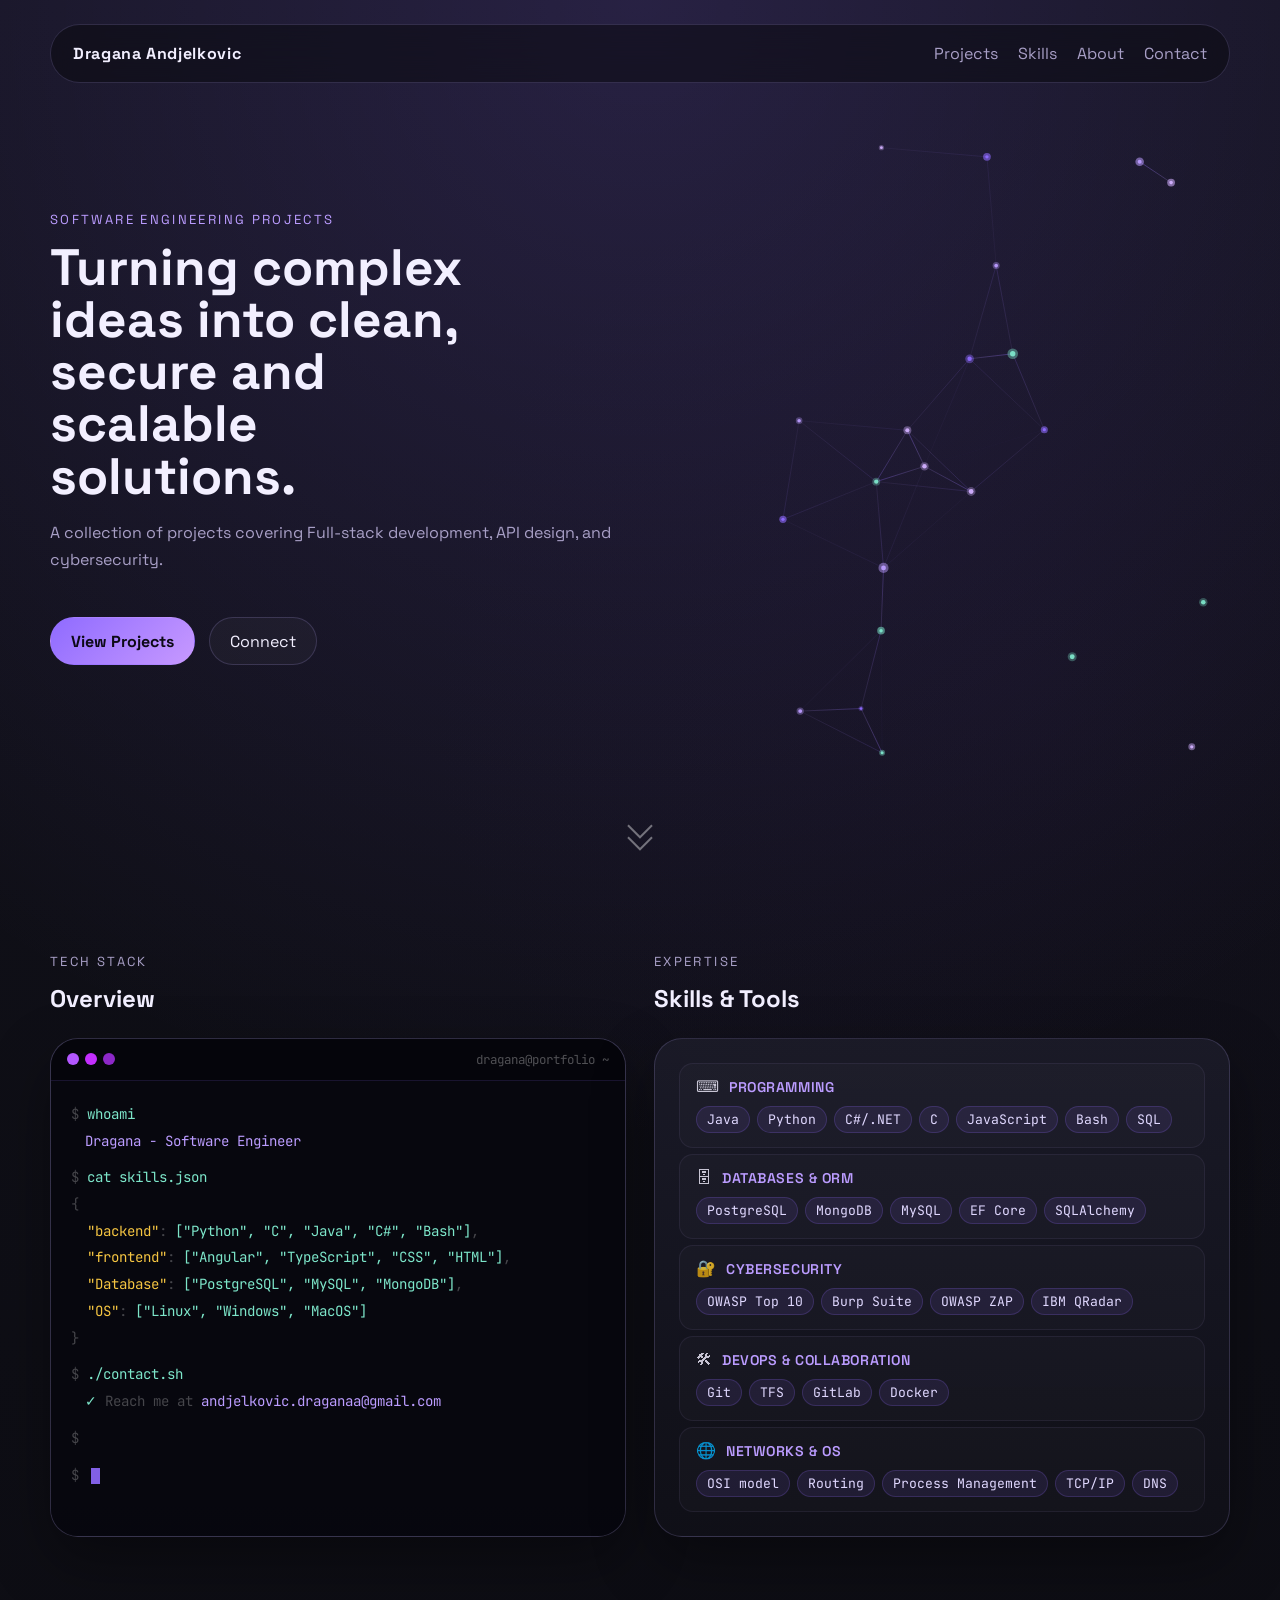
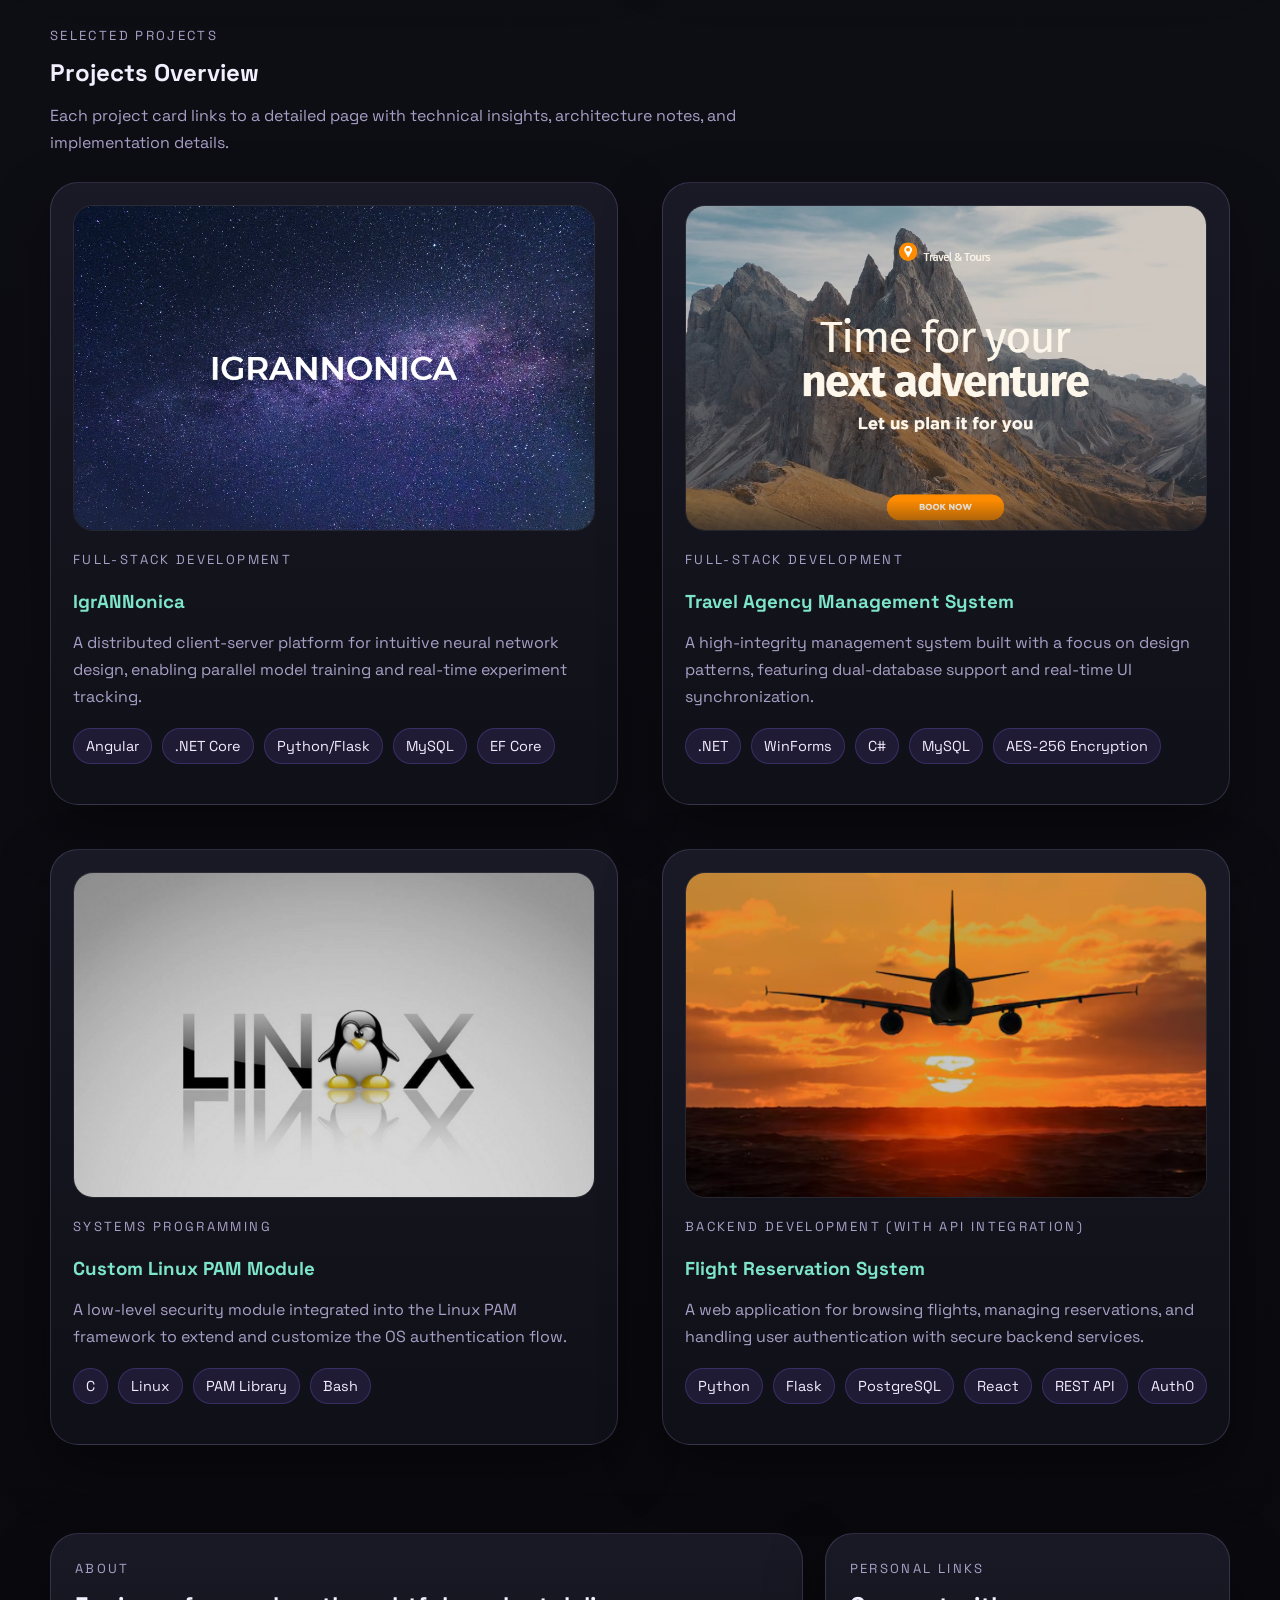
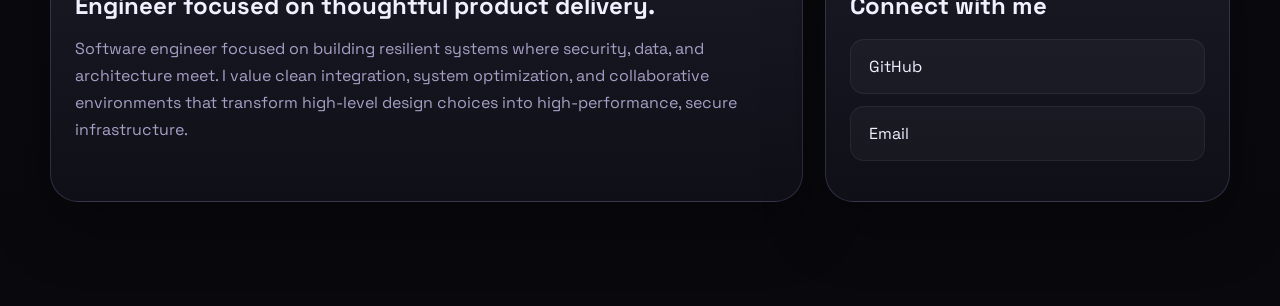
<file: index.html>
<!DOCTYPE html>
<html lang="en">
<head>
  <meta charset="UTF-8">
  <meta name="viewport" content="width=device-width, initial-scale=1.0">
  <title>Dragana's Projects</title>
  <meta
    name="description"
    content="A software engineering portfolio with project overviews, detailed case studies, and personal links."
  >
  <link rel="preconnect" href="https://fonts.googleapis.com">
  <link rel="preconnect" href="https://fonts.gstatic.com" crossorigin>
  <link
    href="https://fonts.googleapis.com/css2?family=Space+Grotesk:wght@400;500;700&family=JetBrains+Mono:wght@400;600&display=swap"
    rel="stylesheet"
  >
  <link rel="stylesheet" href="styles.css">
</head>
<body>
  <div class="page-shell">
    <header class="topbar">
      <a class="brand" href="index.html">Dragana Andjelkovic</a>
      <div class="logo-initials"></div>
      <nav class="topnav">
        <a href="#projects">Projects</a>
        <a href="#skillsdiv">Skills</a>
        <a href="#aboutdiv">About</a>
        <a href="#aboutdiv">Contact</a>
      </nav>
    </header>

    <main>
      <section class="hero">
        <div class="hero-copy">
          <p class="eyebrow">Software Engineering Projects</p>
          <h1>Turning complex ideas into clean, secure and scalable solutions.</h1>
          <p class="hero-text">
             A collection of projects covering Full-stack development, API design,
  and cybersecurity.
          </p>
          <div class="hero-actions">
            <a class="button button-primary" href="#projects">View Projects</a>
            <a class="button button-secondary" href="#about">Connect</a>
          </div>
          <ul class="hero-stats">
            <li>
              <span class="stat-value">4</span>
              <span class="stat-label">Current projects</span>
            </li>
            <li>
              <span class="stat-value">Static</span>
              <span class="stat-label">No database needed</span>
            </li>
            <li>
              <span class="stat-value">Scalable</span>
              <span class="stat-label">Work</span>
            </li>
          </ul>
          
        </div>

        <div class="hero-visual">
          <canvas id="nnCanvas"></canvas>
        </div>

        <div class="scroll-hint" onclick="document.getElementById('skillsdiv').scrollIntoView({behavior:'smooth'})" id="skillsdiv">
          <span></span>
          <span></span>
        </div>
      </section>

      <section class="section section-terminal" id="terminal">
        <div class="terminal-layout">
          <!-- left panel-->
          <div class="terminal-col">
            <div class="section-heading">
              <p class="eyebrow">Tech Stack</p>
              <h2>Overview</h2>
            </div>
            <div class="panel terminal-window-full">
              <div class="terminal-topbar">
                <span class="term-dot dot-red"></span>
                <span class="term-dot dot-yellow"></span>
                <span class="term-dot dot-green"></span>
                <span class="terminal-title">dragana@portfolio ~ </span>
              </div>
              <div class="terminal-body">
                <div class="term-line">
                  <span class="term-muted">$</span>
                  <span class="term-cmd"> whoami</span>
                </div>
                <div class="term-line term-output term-purple">Dragana - Software Engineer</div>

                <div class="term-line term-gap">
                  <span class="term-muted">$</span>
                  <span class="term-cmd"> cat skills.json</span>
                </div>
                <div class="term-line term-muted">{</div>
                <div class="term-line">
                  &nbsp;&nbsp;<span class="term-amber">"backend"</span><span class="term-muted">:</span>
                  <span class="term-green"> ["Python", "C", "Java", "C#", "Bash"]</span><span class="term-muted">,</span>
                </div>
                <div class="term-line">
                  &nbsp;&nbsp;<span class="term-amber">"frontend"</span><span class="term-muted">:</span>
                  <span class="term-green"> ["Angular", "TypeScript", "CSS", "HTML"]</span><span class="term-muted">,</span>
                </div>
                
                <div class="term-line">
                  &nbsp;&nbsp;<span class="term-amber">"Database"</span><span class="term-muted">:</span>
                  <span class="term-green"> ["PostgreSQL", "MySQL", "MongoDB"]</span><span class="term-muted">,</span>
                </div>
                 <div class="term-line">
                  &nbsp;&nbsp;<span class="term-amber">"OS"</span><span class="term-muted">:</span>
                  <span class="term-green"> ["Linux", "Windows", "MacOS"]</span><span class="term-muted"></span>
                </div>
                <div class="term-line term-muted">}</div>

                <div class="term-line term-gap">
                  <span class="term-muted">$</span>
                  <span class="term-cmd"> ./contact.sh</span>
                </div>
                <div class="term-line term-output">
                  <span class="term-green">✓</span>
                  <span class="term-muted"> Reach me at </span>
                  <span class="term-purple">andjelkovic.draganaa@gmail.com</span>
                </div>

                <div class="term-line term-gap">
                  <span class="term-muted">$</span>
                  <span class="term-cmd"></span>
                </div>
                <div class="term-line term-gap">
                  <span class="term-muted">$</span>
                  <span class="term-cursor"></span>
                </div>
              </div>
            </div>
          </div>

          <!--2.Skills panel-->
          <div class="skills-col" >
            <div class="section-heading">
              <p class="eyebrow">Expertise</p>
              <h2>Skills &amp; Tools</h2>
            </div>
            <div class="panel skills-panel">
              <div class="skill-category" data-skill>
                <div class="skill-category-header">
                  <span class="skill-icon">⌨</span>
                  <h3 class="skill-category-title">Programming</h3>
                </div>
                <ul class="skill-tags">
                  <li>Java</li>
                  <li>Python</li>
                  <li>C#/.NET</li>
                  <li>C</li>
                  <li>JavaScript</li>
                  <li>Bash</li>
                  <li>SQL</li>
                </ul>
              </div>

              <div class="skill-category" data-skill>
                <div class="skill-category-header">
                  <span class="skill-icon">🗄</span>
                  <h3 class="skill-category-title">Databases &amp; ORM</h3>
                </div>
                <ul class="skill-tags">
                  <li>PostgreSQL</li>
                  <li>MongoDB</li>
                  <li>MySQL</li>
                  <li>EF Core</li>
                  <li>SQLAlchemy</li>
                </ul>
              </div>

              <div class="skill-category" data-skill>
                <div class="skill-category-header">
                  <span class="skill-icon">🔐</span>
                  <h3 class="skill-category-title">Cybersecurity</h3>
                </div>
                <ul class="skill-tags">
                  <li>OWASP Top 10</li>
                  <li>Burp Suite</li>
                  <li>OWASP ZAP</li>
                  <li>IBM QRadar</li>
                </ul>
              </div>

              <div class="skill-category" data-skill>
                <div class="skill-category-header">
                  <span class="skill-icon">🛠</span>
                  <h3 class="skill-category-title">DevOps &amp; Collaboration</h3>
                </div>
                <ul class="skill-tags">
                  <li>Git</li>
                  <li>TFS</li>
                  <li>GitLab</li>
                  <li>Docker</li>
                </ul>
              </div>

              <div class="skill-category" data-skill>
                <div class="skill-category-header">
                  <span class="skill-icon">🌐</span>
                  <h3 class="skill-category-title">Networks &amp; OS</h3>
                </div>
                <ul class="skill-tags">
                  <li>OSI model</li>
                  <li>Routing</li>
                  <li>Process Management</li>
                  <li>TCP/IP</li>
                  <li>DNS</li>
                </ul>
              </div>
            </div>
          </div>
        </div>
      </section>

      <section class="section" id="projects">
        <div class="section-heading">
          <p class="eyebrow">Selected Projects</p>
          <h2>Projects Overview</h2>
          <p>
            Each project card links to a detailed page with technical insights, architecture notes, and implementation details.
          </p>
        </div>
        <div class="project-grid" id="project-grid"></div>
      </section>

      <section class="section section-split" id="about">
        <div class="panel bio-card" id="aboutdiv">
          <p class="eyebrow">About</p>
          <h2>Engineer focused on thoughtful product delivery.</h2>
          <p>
            Software engineer focused on building resilient systems where security, data, and architecture meet. I value clean integration, system optimization,
            and collaborative environments that transform high-level design choices into high-performance, secure infrastructure.
          </p>
          <p>
            
          </p>
        </div>

        <div class="panel link-card">
          <p class="eyebrow">Personal Links</p>
          <h2>Connect with me</h2>
          <div class="link-list">
            <a href="https://github.com/adragana" target="_blank" rel="noreferrer">GitHub</a>
            <a href="mailto:andjelkovic.draganaa@gmail.com">Email</a>
          </div>
        </div>
      </section>
    </main>
  </div>

  <script src="data/projects.js"></script>
  <script src="scripts/main.js"></script>
  <script src="scripts/neural.js"></script>
  <script>
    const skillObserver = new IntersectionObserver((entries) => {
      entries.forEach(entry => {
        if (entry.isIntersecting) {
          const categories = entry.target.querySelectorAll('[data-skill]');
          categories.forEach((cat, i) => {
            setTimeout(() => {
              cat.classList.add('skill-visible');
            }, i * 120);
          });
          skillObserver.unobserve(entry.target);
        }
      });
    }, { threshold: 0.15 });
    const skillsPanel = document.querySelector('.skills-panel');
    if (skillsPanel) skillObserver.observe(skillsPanel);
  </script>
</body>
</html>
</file>
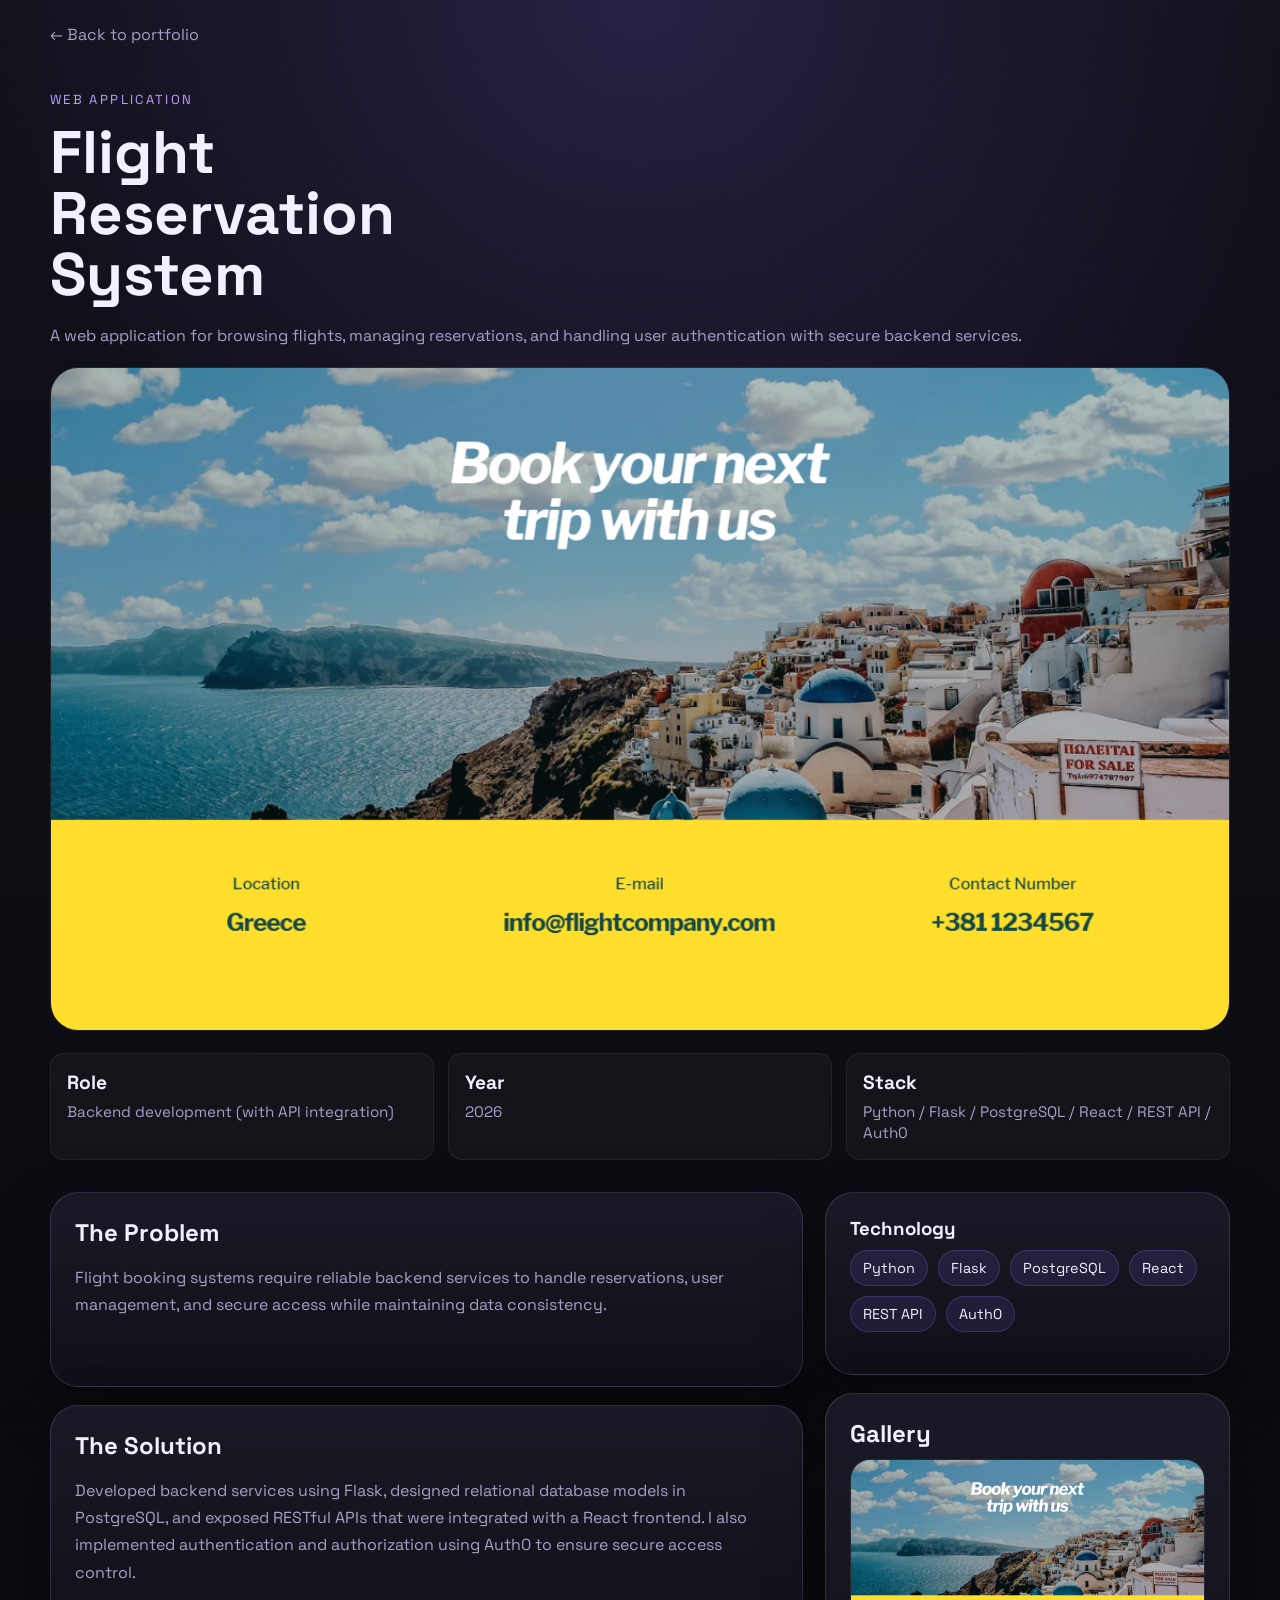
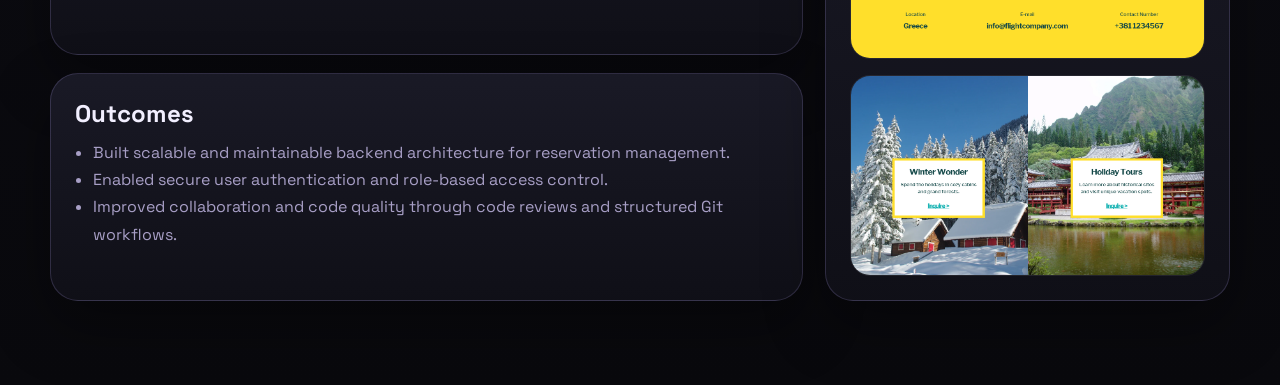
<file: projects/flight-reservation.html>
<!DOCTYPE html>
<html lang="en">
<head>
  <meta charset="UTF-8">
  <meta name="viewport" content="width=device-width, initial-scale=1.0">
  <title>Flight Reservation | Dragana Portfolio</title>
  <link rel="preconnect" href="https://fonts.googleapis.com">
  <link rel="preconnect" href="https://fonts.gstatic.com" crossorigin>
  <link
    href="https://fonts.googleapis.com/css2?family=Space+Grotesk:wght@400;500;700&family=JetBrains+Mono:wght@400;600&display=swap"
    rel="stylesheet"
  >
  <link rel="stylesheet" href="../styles.css">
</head>
<body data-project="flight-reservation">
  <div class="page-shell project-page">
    <a class="back-link" href="../index.html">← Back to portfolio</a>
    <section class="project-hero">
      <p class="eyebrow">WEB Application</p>
      <h1 id="project-title"></h1>
      <p class="project-summary" id="project-summary"></p>
      <img class="project-main-image" id="project-image" src="" alt="">
      <ul class="project-meta">
        <li><span class="meta-label">Role</span><span class="meta-value" id="project-role"></span></li>
        <li><span class="meta-label">Year</span><span class="meta-value" id="project-year"></span></li>
        <li><span class="meta-label">Stack</span><span class="meta-value" id="project-stack"></span></li>
      </ul>
    </section>
    <section class="project-layout">
      <div class="project-body">
        <article class="project-section panel">
          <h2>The Problem</h2>
          <p id="project-problem"></p>
        </article>
        <article class="project-section panel">
          <h2>The Solution</h2>
          <p id="project-solution"></p>
        </article>
        <article class="project-section panel">
          <h2>Outcomes</h2>
          <ul id="project-outcomes"></ul>
        </article>
      </div>
      <aside class="project-sidebar">
        <article class="meta-card panel">
          <h3>Technology</h3>
          <ul class="tag-list" id="project-tags"></ul>
        </article>
        <article class="gallery-card panel">
          <h2>Gallery</h2>
          <div class="gallery-grid" id="project-gallery"></div>
        </article>
      </aside>
    </section>
    <div class="footer-space"></div>
  </div>
  <script src="../data/projects.js"></script>
  <script src="../scripts/project.js"></script>
</body>
</html>
</file>
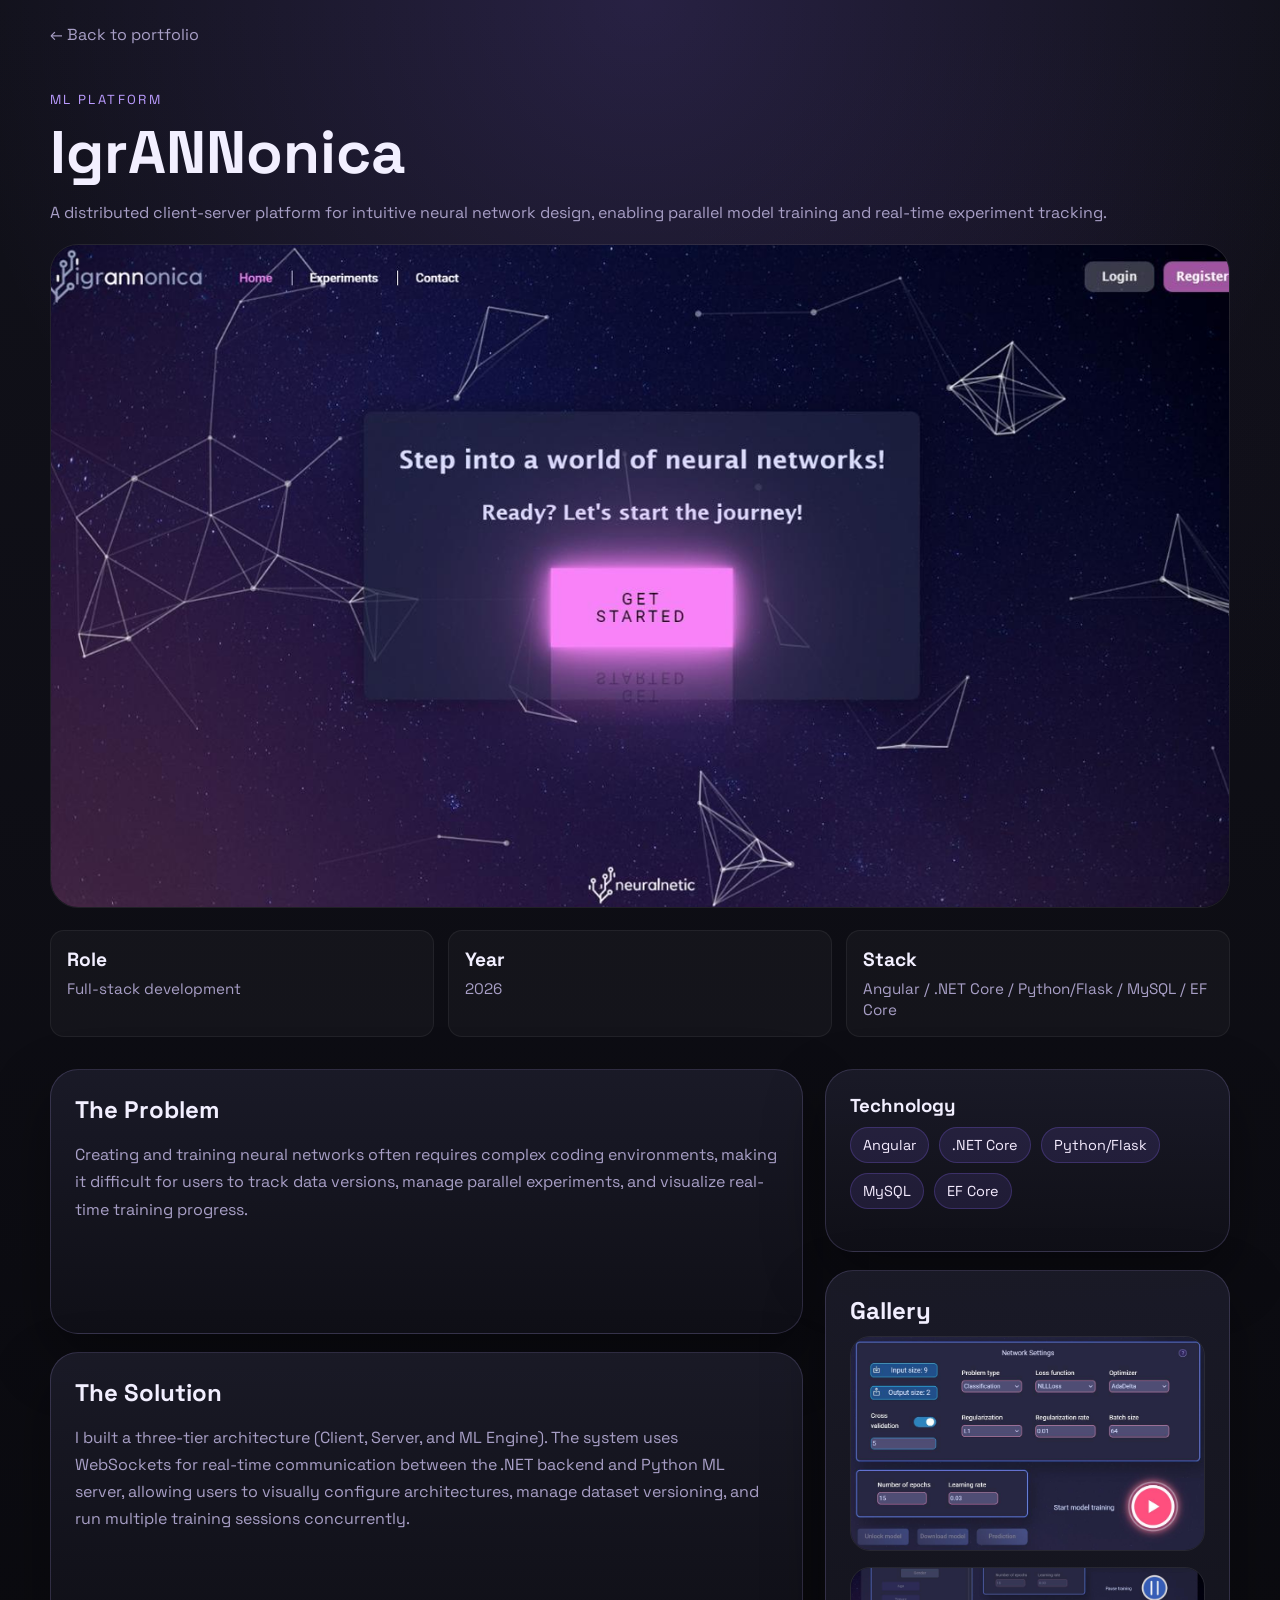
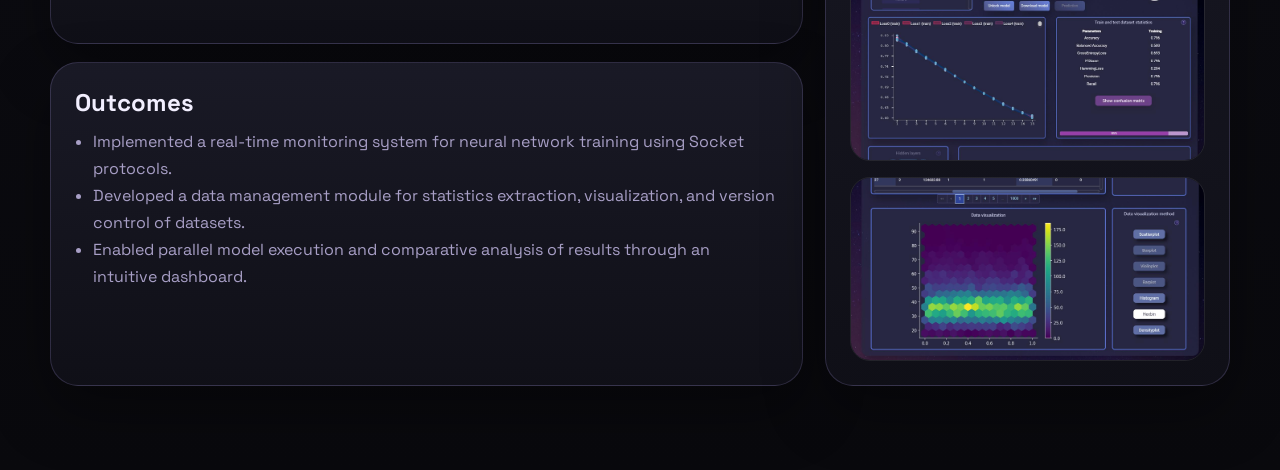
<file: projects/igrannonica.html>
<!DOCTYPE html>
<html lang="en">
<head>
  <meta charset="UTF-8">
  <meta name="viewport" content="width=device-width, initial-scale=1.0">
  <title>IgrANNonica | Dragana Portfolio</title>
  <link rel="preconnect" href="https://fonts.googleapis.com">
  <link rel="preconnect" href="https://fonts.gstatic.com" crossorigin>
  <link
    href="https://fonts.googleapis.com/css2?family=Space+Grotesk:wght@400;500;700&family=JetBrains+Mono:wght@400;600&display=swap"
    rel="stylesheet"
  >
  <link rel="stylesheet" href="../styles.css">
</head>
<body data-project="igrannonica">
  <div class="page-shell project-page">
    <a class="back-link" href="../index.html">← Back to portfolio</a>
    <section class="project-hero">
      <p class="eyebrow">ML Platform</p>
      <h1 id="project-title"></h1>
      <p class="project-summary" id="project-summary"></p>
      <img class="project-main-image" id="project-image" src="" alt="">
      <ul class="project-meta">
        <li><span class="meta-label">Role</span><span class="meta-value" id="project-role"></span></li>
        <li><span class="meta-label">Year</span><span class="meta-value" id="project-year"></span></li>
        <li><span class="meta-label">Stack</span><span class="meta-value" id="project-stack"></span></li>
      </ul>
    </section>
    <section class="project-layout">
      <div class="project-body">
        <article class="project-section panel">
          <h2>The Problem</h2>
          <p id="project-problem"></p>
        </article>
        <article class="project-section panel">
          <h2>The Solution</h2>
          <p id="project-solution"></p>
        </article>
        <article class="project-section panel">
          <h2>Outcomes</h2>
          <ul id="project-outcomes"></ul>
        </article>
      </div>
      <aside class="project-sidebar">
        <article class="meta-card panel">
          <h3>Technology</h3>
          <ul class="tag-list" id="project-tags"></ul>
        </article>
        <article class="gallery-card panel">
          <h2>Gallery</h2>
          <div class="gallery-grid" id="project-gallery"></div>
        </article>
      </aside>
    </section>
    <div class="footer-space"></div>
  </div>
  <script src="../data/projects.js"></script>
  <script src="../scripts/project.js"></script>
</body>
</html>
</file>
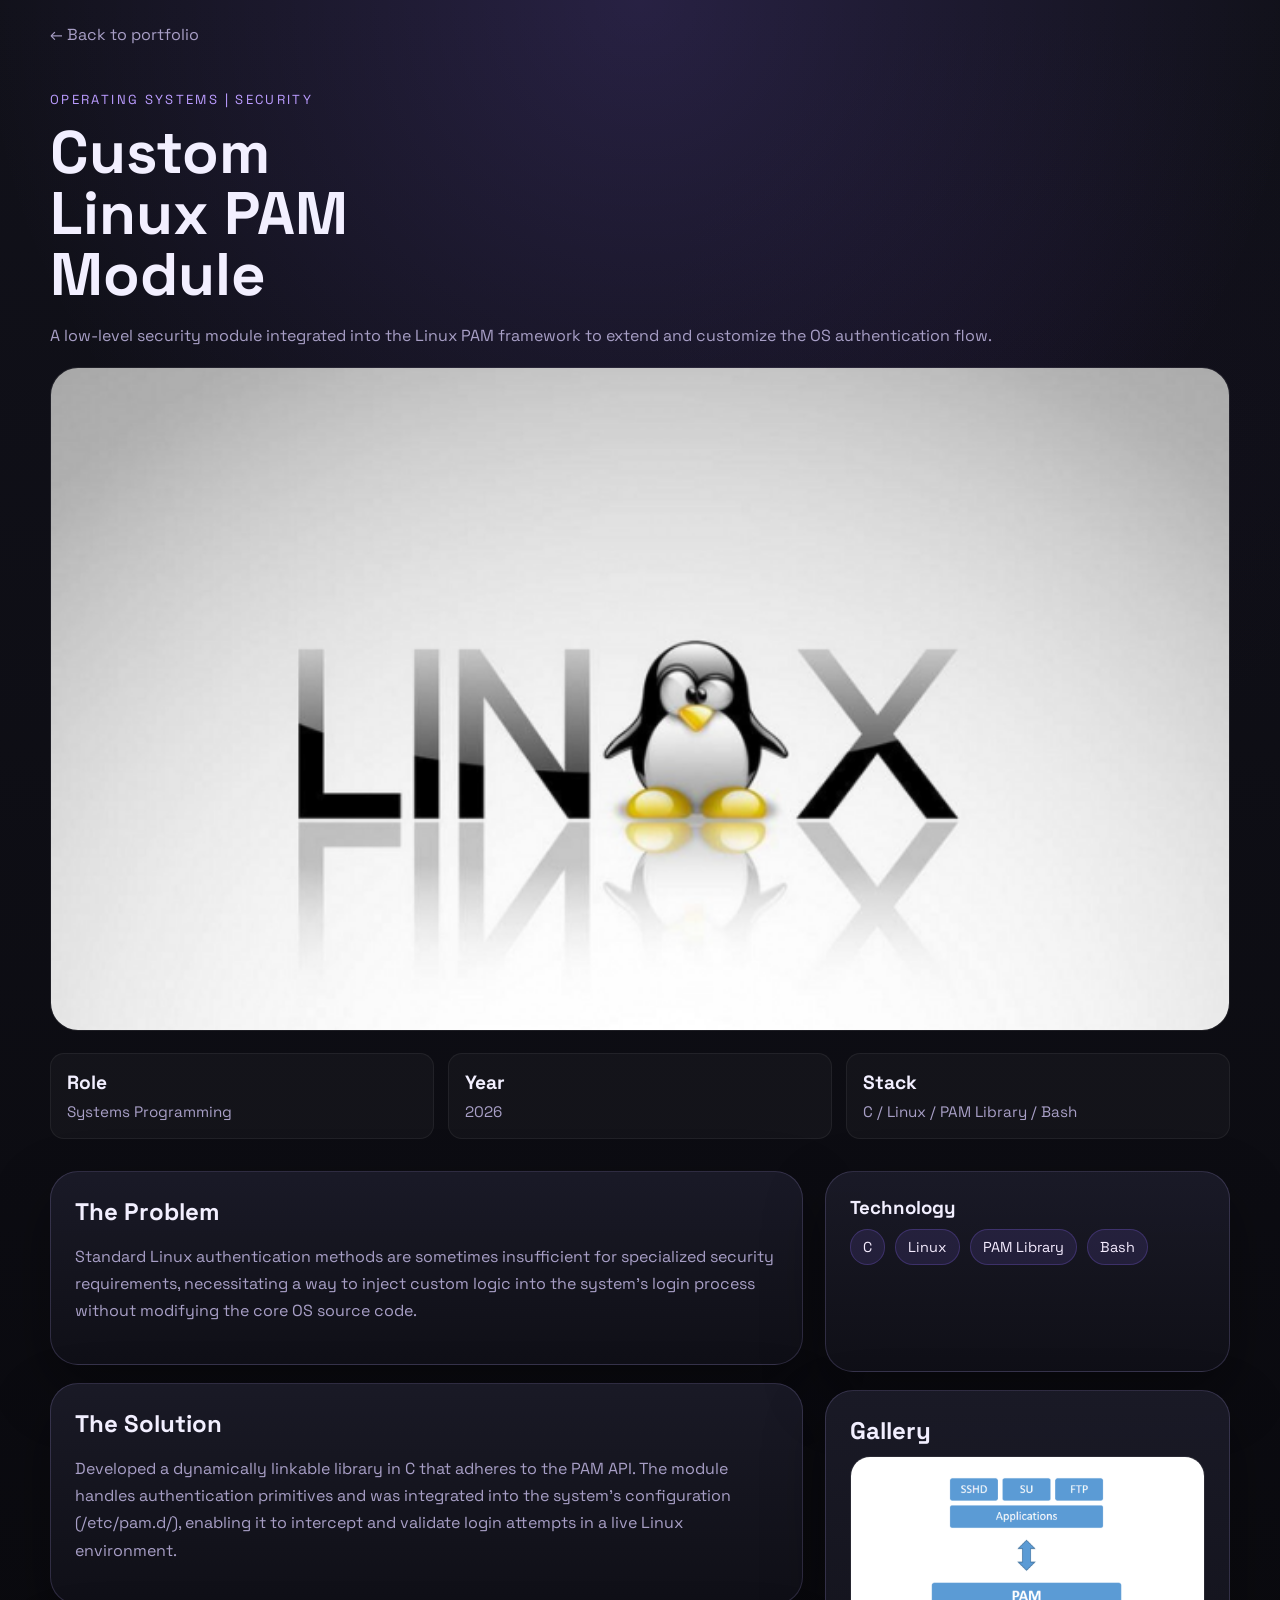
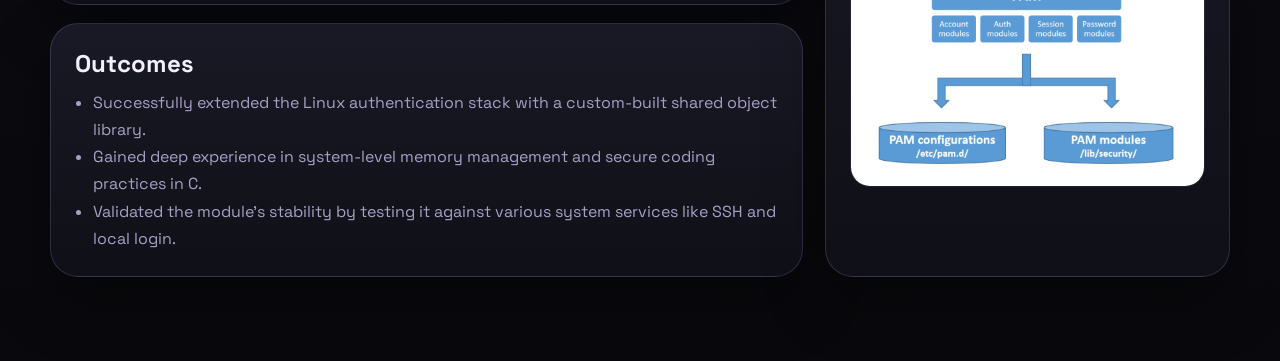
<file: projects/linux-pam.html>
<!DOCTYPE html>
<html lang="en">
<head>
  <meta charset="UTF-8">
  <meta name="viewport" content="width=device-width, initial-scale=1.0">
  <title>Linux PAM | Dragana Portfolio</title>
  <link rel="preconnect" href="https://fonts.googleapis.com">
  <link rel="preconnect" href="https://fonts.gstatic.com" crossorigin>
  <link
    href="https://fonts.googleapis.com/css2?family=Space+Grotesk:wght@400;500;700&family=JetBrains+Mono:wght@400;600&display=swap"
    rel="stylesheet"
  >
  <link rel="stylesheet" href="../styles.css">
</head>
<body data-project="linux-pam">
  <div class="page-shell project-page">
    <a class="back-link" href="../index.html">← Back to portfolio</a>
    <section class="project-hero">
      <p class="eyebrow">Operating systems | Security</p>
      <h1 id="project-title"></h1>
      <p class="project-summary" id="project-summary"></p>
      <img class="project-main-image" id="project-image" src="" alt="">
      <ul class="project-meta">
        <li><span class="meta-label">Role</span><span class="meta-value" id="project-role"></span></li>
        <li><span class="meta-label">Year</span><span class="meta-value" id="project-year"></span></li>
        <li><span class="meta-label">Stack</span><span class="meta-value" id="project-stack"></span></li>
      </ul>
    </section>
    <section class="project-layout">
      <div class="project-body">
        <article class="project-section panel">
          <h2>The Problem</h2>
          <p id="project-problem"></p>
        </article>
        <article class="project-section panel">
          <h2>The Solution</h2>
          <p id="project-solution"></p>
        </article>
        <article class="project-section panel">
          <h2>Outcomes</h2>
          <ul id="project-outcomes"></ul>
        </article>
      </div>
      <aside class="project-sidebar">
        <article class="meta-card panel">
          <h3>Technology</h3>
          <ul class="tag-list" id="project-tags"></ul>
        </article>
        <article class="gallery-card panel">
          <h2>Gallery</h2>
          <div class="gallery-grid" id="project-gallery"></div>
        </article>
      </aside>
    </section>
    <div class="footer-space"></div>
  </div>
  <script src="../data/projects.js"></script>
  <script src="../scripts/project.js"></script>
</body>
</html>
</file>
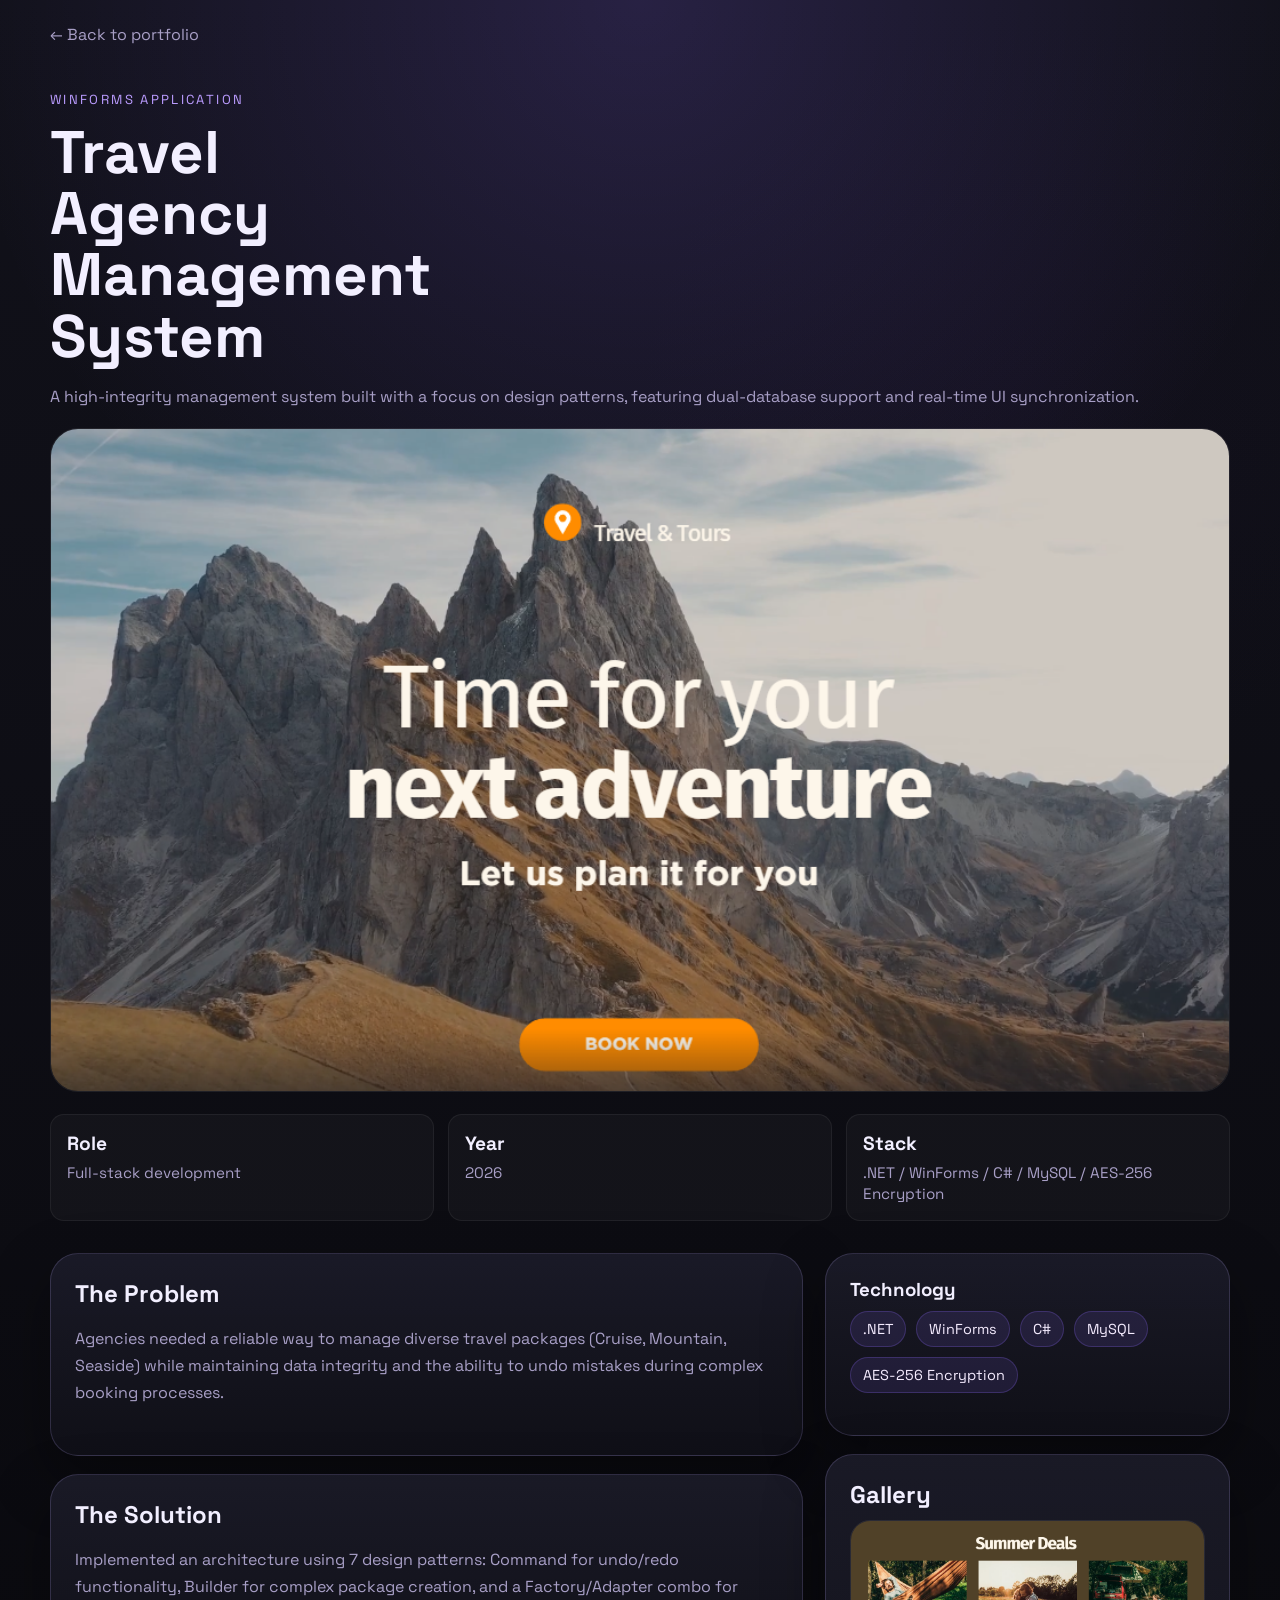
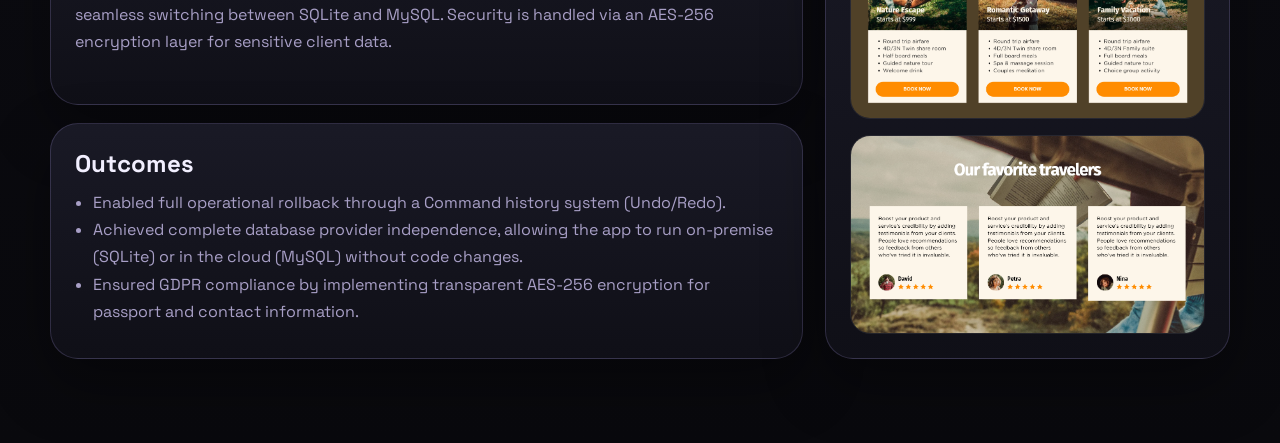
<file: projects/travel-agency.html>
<!DOCTYPE html>
<html lang="en">
<head>
  <meta charset="UTF-8">
  <meta name="viewport" content="width=device-width, initial-scale=1.0">
  <title>Travel Agency Management System | Dragana Portfolio</title>
  <link rel="preconnect" href="https://fonts.googleapis.com">
  <link rel="preconnect" href="https://fonts.gstatic.com" crossorigin>
  <link
    href="https://fonts.googleapis.com/css2?family=Space+Grotesk:wght@400;500;700&family=JetBrains+Mono:wght@400;600&display=swap"
    rel="stylesheet"
  >
  <link rel="stylesheet" href="../styles.css">
</head>
<body data-project="travel-agency">
  <div class="page-shell project-page">
    <a class="back-link" href="../index.html">← Back to portfolio</a>
    <section class="project-hero">
      <p class="eyebrow">WinForms Application</p>
      <h1 id="project-title"></h1>
      <p class="project-summary" id="project-summary"></p>
      <img class="project-main-image" id="project-image" src="" alt="">
      <ul class="project-meta">
        <li><span class="meta-label">Role</span><span class="meta-value" id="project-role"></span></li>
        <li><span class="meta-label">Year</span><span class="meta-value" id="project-year"></span></li>
        <li><span class="meta-label">Stack</span><span class="meta-value" id="project-stack"></span></li>
      </ul>
    </section>
    <section class="project-layout">
      <div class="project-body">
        <article class="project-section panel">
          <h2>The Problem</h2>
          <p id="project-problem"></p>
        </article>
        <article class="project-section panel">
          <h2>The Solution</h2>
          <p id="project-solution"></p>
        </article>
        <article class="project-section panel">
          <h2>Outcomes</h2>
          <ul id="project-outcomes"></ul>
        </article>
      </div>
      <aside class="project-sidebar">
        <article class="meta-card panel">
          <h3>Technology</h3>
          <ul class="tag-list" id="project-tags"></ul>
        </article>
        <article class="gallery-card panel">
          <h2>Gallery</h2>
          <div class="gallery-grid" id="project-gallery"></div>
        </article>
      </aside>
    </section>
    <div class="footer-space"></div>
  </div>
  <script src="../data/projects.js"></script>
  <script src="../scripts/project.js"></script>
</body>
</html>
</file>
<file: styles.css>
:root {
  --bg: #0c0c12;
  --panel: rgba(23, 23, 35, 0.88);
  --border: rgba(190, 169, 255, 0.18);
  --text: #f2efff;
  --muted: #a89fc6;
  --accent: #8f6bff;
  --accent-soft: #bb9cff;
  --accent-glow: rgba(143, 107, 255, 0.35);
  --success: #7de6ca;
  --shadow: 0 24px 60px rgba(0, 0, 0, 0.35);
  --radius-xl: 28px;
  --radius-lg: 20px;
  --radius-md: 14px;
  --max-width: 1180px;
}

* {
  box-sizing: border-box;
}

html {
  scroll-behavior: smooth;
}

body {
  margin: 0;
  font-family: "Space Grotesk", sans-serif;
  color: var(--text);
  background:
    radial-gradient(circle at top, rgba(143, 107, 255, 0.18), transparent 32%),
    radial-gradient(circle at 80% 20%, rgba(46, 23, 76, 0.1), transparent 20%),
    linear-gradient(180deg, #11111a 0%, #09090d 100%);
  min-height: 100vh;
}

img {
  display: block;
  max-width: 100%;
}

a {
  color: inherit;
  text-decoration: none;
}

code {
  font-family: "JetBrains Mono", monospace;
}

.page-shell {
  width: min(calc(100% - 32px), var(--max-width));
  margin: 0 auto;
  padding: 24px 0 60px;
}

.topbar {
  display: flex;
  justify-content: space-between;
  align-items: center;
  gap: 24px;
  margin-bottom: 24px;
  padding: 18px 22px;
  border: 1px solid var(--border);
  border-radius: 999px;
  background: rgba(10, 10, 16, 0.536);
  backdrop-filter: blur(16px);
  position: sticky;
  top: 16px;
  z-index: 10;
}

.brand {
  font-weight: 700;
  letter-spacing: 0.04em;
}

.brand:hover{
  color:#ce97ff;
}

.topnav {
  display: flex;
  gap: 20px;
  color: var(--muted);
}

.topnav a:hover,
.link-list a:hover,
.project-link:hover {
  color: #ffffff;
}

.hero {
  display: grid;
  grid-template-columns: 1.15fr 0.85fr;
  gap: 28px;
  align-items: stretch;
  padding: 34px 0 52px;
  min-height: calc(100vh - 100px);
  position: relative; 
}

.hero-copy h1,
.section-heading h2,
.bio-card h2,
.link-card h2,
.project-hero h1 {
  margin: 0;
  line-height: 1.02;
}

.hero-copy {
  display: flex;
  flex-direction: column;
  justify-content: center;
}

.hero-copy h1 {
  font-size: clamp(2.6rem, 5vw, 3.2rem);
  max-width: 13ch;
}

.hero-text,
.section-heading p,
.bio-card p,
.link-card p,
.project-summary,
.project-body p,
.meta-card p,
.gallery-card p {
  color: var(--muted);
  line-height: 1.7;
}

.eyebrow {
  margin: 0 0 14px;
  color: var(--accent-soft);
  text-transform: uppercase;
  letter-spacing: 0.18em;
  font-size: 0.82rem;
}

.hero-actions {
  display: flex;
  flex-wrap: wrap;
  gap: 14px;
  margin: 28px 0 34px;
}

.button {
  display: inline-flex;
  align-items: center;
  justify-content: center;
  min-height: 48px;
  padding: 0 20px;
  border-radius: 999px;
  border: 1px solid transparent;
  transition: transform 180ms ease, border-color 180ms ease, background 180ms ease;
}

.button:hover {
  transform: translateY(-2px);
}

.button-primary {
  background: linear-gradient(135deg, var(--accent) 0%, #c799ff 100%);
  color: #0c0916;
  font-weight: 700;
}

.button-secondary {
  border-color: var(--border);
  background: rgba(255, 255, 255, 0.03);
}

.panel {
  background: linear-gradient(180deg, rgba(27, 27, 40, 0.94), rgba(16, 16, 24, 0.96));
  border: 1px solid var(--border);
  box-shadow: var(--shadow);
  border-radius: var(--radius-xl);
}

.hero-visual {
  position: relative;
  overflow: hidden;
  min-height: 520px;
   background: transparent;
}

.hero-visual canvas {
  position: absolute;
  inset: 0;
  width: 100%;
  height: 90%;
}

.scroll-hint {
  display: flex;
  flex-direction: column;
  align-items: center;
  gap: 4px;
  cursor: pointer;
  opacity: 0.5;
  transition: opacity 200ms;
  position: absolute;   
  bottom: 52px;         
  left: 50%;           
  transform: translateX(-50%);
  padding: 8px;
}

.scroll-hint:hover {
  opacity: 1;
}

.scroll-hint span {
  display: block;
  width: 18px;
  height: 18px;
  border-right: 2px solid rgba(255,255,255,0.8);
  border-bottom: 2px solid rgba(255,255,255,0.8);
  transform: rotate(45deg);
  animation: scroll-blink 1.2s ease infinite;
}

.scroll-hint span:nth-child(2) {
  animation-delay: 0.3s;
  margin-top: -10px;
}

@keyframes scroll-blink {
  0%, 100% { opacity: 0.2; }
  50% { opacity: 1; }
}

.section-terminal {
  padding: 44px 0;
}

.terminal-layout {
  display: grid;
  grid-template-columns: 1fr 1fr;
  gap: 28px;
  align-items: stretch;
}

.terminal-col,
.skills-col {
  display: flex;
  flex-direction: column;
}

.terminal-col .terminal-window-full {
  flex: 1;
}

.terminal-window-full {
  display: flex;
  flex-direction: column;
  overflow: hidden;
}

.terminal-window {
  position: absolute;
  inset: 24px;
  display: flex;
  flex-direction: column;
  border-radius: var(--radius-lg);
  overflow: hidden;
  border: 1px solid rgba(143, 107, 255, 0.25);
}

.terminal-topbar {
  display: flex;
  align-items: center;
  gap: 6px;
  padding: 12px 16px;
  background: rgba(5, 5, 10, 0.95);
  border-bottom: 1px solid rgba(143, 107, 255, 0.15);
  flex-shrink: 0;
}

.term-dot {
  width: 12px;
  height: 12px;
  border-radius: 50%;
}

.dot-red    { background: #b357ff; }
.dot-yellow { background: #c32efe; }
.dot-green  { background: #8d28c8; }

.terminal-title {
  font-family: "JetBrains Mono", monospace;
  font-size: 0.78rem;
  color: rgba(255, 255, 255, 0.3);
  margin-left: auto;
}

.terminal-body {
  flex: 1;
  padding: 20px;
  background: rgba(7, 7, 14, 0.97);
  overflow: hidden;
}

.term-line {
  font-family: "JetBrains Mono", monospace;
  font-size: 0.88rem;
  line-height: 1.9;
  color: #ded7ff;
}

.term-gap {
  margin-top: 10px;
}

.term-output {
  padding-left: 14px;
}

.term-cmd  { color: #7de6ca; }
.term-muted { color: rgba(255, 255, 255, 0.25); }
.term-purple { color: #bb9cff; }
.term-green  { color: #7de6ca; }
.term-amber  { color: #f5c542; }

.term-cursor {
  display: inline-block;
  width: 9px;
  height: 16px;
  background: #906bffe4;
  vertical-align: middle;
  margin-left: 4px;
  animation: blink 1s step-end infinite;
}

@keyframes blink {
  50% { opacity: 0; }
}

.terminal-card code {
  display: block;
  color: #ded7ff;
  font-size: 0.92rem;
  line-height: 1.65;
}

.terminal-dot {
  display: inline-block;
  width: 10px;
  height: 10px;
  margin-right: 6px;
  margin-bottom: 14px;
  border-radius: 50%;
  background: linear-gradient(135deg, #a27cff, #f0cbff);
}

.skills-panel {
  padding: 24px;
  display: flex;
  flex-direction: column;
  gap: 6px;
}

.skill-category {
  padding: 14px 16px;
  border-radius: var(--radius-md);
  border: 1px solid rgba(190, 169, 255, 0.08);
  background: rgba(255, 255, 255, 0.02);
  opacity: 0;
  transform: translateX(28px);
  transition: opacity 0.45s ease, transform 0.45s ease;
}

.skill-category.skill-visible {
  opacity: 1;
  transform: translateX(0);
}

.skill-category-header {
  display: flex;
  align-items: center;
  gap: 10px;
  margin-bottom: 10px;
}

.skill-icon {
  font-size: 1rem;
  line-height: 1;
  opacity: 0.8;
}

.skill-category-title {
  margin: 0;
  font-size: 0.88rem;
  font-weight: 600;
  color: var(--accent-soft);
  letter-spacing: 0.04em;
  text-transform: uppercase;
}

.skill-tags {
  list-style: none;
  margin: 0;
  padding: 0;
  display: flex;
  flex-wrap: wrap;
  gap: 7px;
}

.skill-tags li {
  font-size: 0.82rem;
  padding: 4px 10px;
  border-radius: 999px;
  background: rgba(143, 107, 255, 0.1);
  border: 1px solid rgba(143, 107, 255, 0.2);
  color: #e0d8ff;
  font-family: "JetBrains Mono", monospace;
  transition: background 200ms ease, border-color 200ms ease;
}

.skill-tags li:hover {
  background: rgba(143, 107, 255, 0.2);
  border-color: rgba(143, 107, 255, 0.4);
}

.hero-stats,
.project-meta {
  list-style: none;
  margin: 0;
  padding: 0;
  display: grid;
  grid-template-columns: repeat(3, minmax(0, 1fr));
  gap: 14px;
}

.hero-stats li,
.project-meta li {
  padding: 16px;
  border-radius: var(--radius-md);
  background: rgba(255, 255, 255, 0.03);
  border: 1px solid rgba(255, 255, 255, 0.06);
}

.hero-stats{
  visibility: hidden; 
}

.stat-value,
.meta-label {
  display: block;
  font-size: 1.2rem;
  font-weight: 700;
  margin-bottom: 6px;
}

.stat-label,
.meta-value {
  color: var(--muted);
  font-size: 0.95rem;
}

.section {
  padding: 44px 0;
}

.section-heading {
  max-width: 700px;
  margin-bottom: 26px;
}

.project-grid {
  display: grid;
  grid-template-columns: repeat(2, minmax(0, 1fr));
  gap: 44px;
}

.project-card {
  padding: 22px;
  position: relative;
  overflow: hidden;
}

.project-card::after {
  content: "";
  position: absolute;
  inset: auto -20% -30% auto;
  width: 180px;
  height: 180px;
  background: radial-gradient(circle, var(--accent-glow) 0%, transparent 70%);
  pointer-events: none;
}

.project-card img {
  width: 100%;
  aspect-ratio: 16 / 10;
  object-fit: cover;
  border-radius: var(--radius-lg);
  margin-bottom: 18px;
  border: 1px solid rgba(255, 255, 255, 0.08);
}

.project-card h3,
.project-body h2,
.meta-card h3,
.gallery-card h2 {
  margin: 0 0 10px;
}

.project-card p {
  color: var(--muted);
  line-height: 1.7;
  margin-bottom: 18px;
}

.tag-list {
  display: flex;
  flex-wrap: wrap;
  gap: 10px;
  margin: 0 0 18px;
  padding: 0;
  list-style: none;
}

.tag-list li {
  padding: 8px 12px;
  border-radius: 999px;
  color: #f5ecff;
  background: rgba(143, 107, 255, 0.12);
  border: 1px solid rgba(143, 107, 255, 0.24);
  font-size: 0.9rem;
}

.project-link {
  color: var(--success);
  font-weight: 700;
}

.section-split,
.project-layout {
  display: grid;
  grid-template-columns: 1.3fr 0.7fr;
  gap: 22px;
}

.bio-card,
.link-card,
.meta-card,
.gallery-card {
  padding: 24px;
}

.link-list {
  display: grid;
  gap: 12px;
  margin: 20px 0 16px;
}

.link-list a {
  padding: 16px 18px;
  border-radius: var(--radius-md);
  background: rgba(255, 255, 255, 0.03);
  border: 1px solid rgba(255, 255, 255, 0.06);
}

.small-note {
  font-size: 0.9rem;
}

.page-shell.project-page {
  padding-top: 24px;
}

.back-link {
  display: inline-flex;
  margin-bottom: 22px;
  color: var(--muted);
}

.project-hero {
  padding: 24px 0 32px;
}

.project-hero h1 {
  font-size: clamp(2.5rem, 5vw, 4.6rem);
  max-width: 10ch;
  margin-bottom: 16px;
}

.project-main-image {
  width: 100%;
  aspect-ratio: 16 / 9;
  object-fit: cover;
  border-radius: var(--radius-xl);
  border: 1px solid rgba(255, 255, 255, 0.08);
  margin: 18px 0 22px;
}

.project-body {
  display: grid;
  gap: 18px;
}

.project-sidebar {
  display: grid;
  gap: 18px;
}

.project-section {
  padding: 24px;
}

.project-section ul {
  margin: 0;
  padding-left: 18px;
  color: var(--muted);
  line-height: 1.7;
}

.gallery-grid {
  display: grid;
  gap: 16px;
}

.gallery-grid img {
  width: 100%;
  border-radius: var(--radius-lg);
  border: 1px solid rgba(255, 255, 255, 0.08);
}

.footer-space {
  height: 24px;
}

.logo-initials {
  font-family: "JetBrains Mono", monospace;
  font-size: 1rem;
  font-weight: 600;
  /* background: linear-gradient(135deg, var(--accent) 0%, #504260 100%); */
  background: #6e5d8d;
  -webkit-background-clip: text;
  -webkit-text-fill-color: transparent;
  background-clip: text;
}

#project-title{
  font-size: 60px;
  font-display: auto;
}

@media (max-width: 960px) {
  .hero,
  .section-split,
  .project-layout,
  .project-grid,
  .terminal-layout {
    grid-template-columns: 1fr;
  }

  .hero-copy h1,
  .project-hero h1 {
    max-width: none;
  }
}

@media (max-width: 640px) {
  .page-shell {
    width: min(calc(100% - 20px), var(--max-width));
    padding-top: 16px;
  }

  .topbar {
    flex-direction: column;
    border-radius: 26px;
  }

  .topnav {
    flex-wrap: wrap;
    justify-content: center;
  }

  .hero {
    padding-top: 12px;
  }

  .hero-stats,
  .project-meta {
    grid-template-columns: 1fr;
  }

  .hero-visual {
    min-height: 360px;
  }
}
</file>
